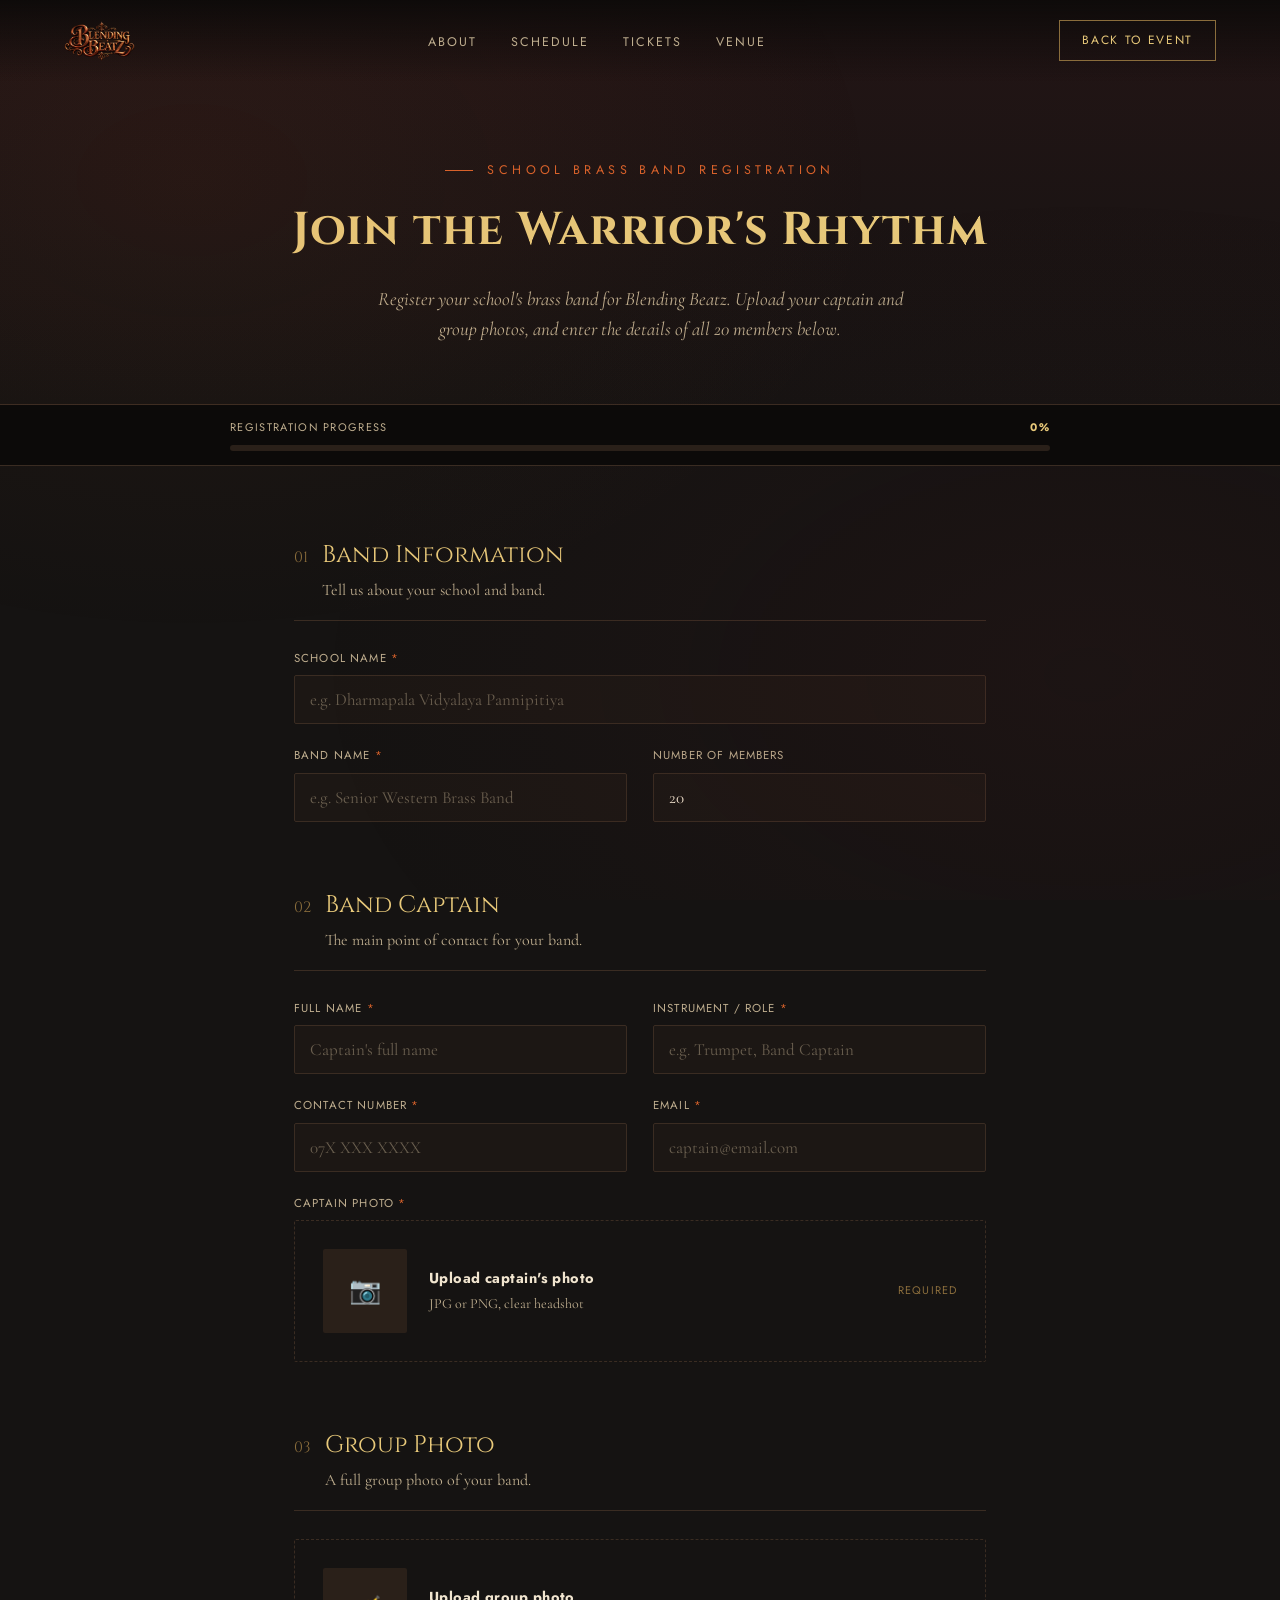
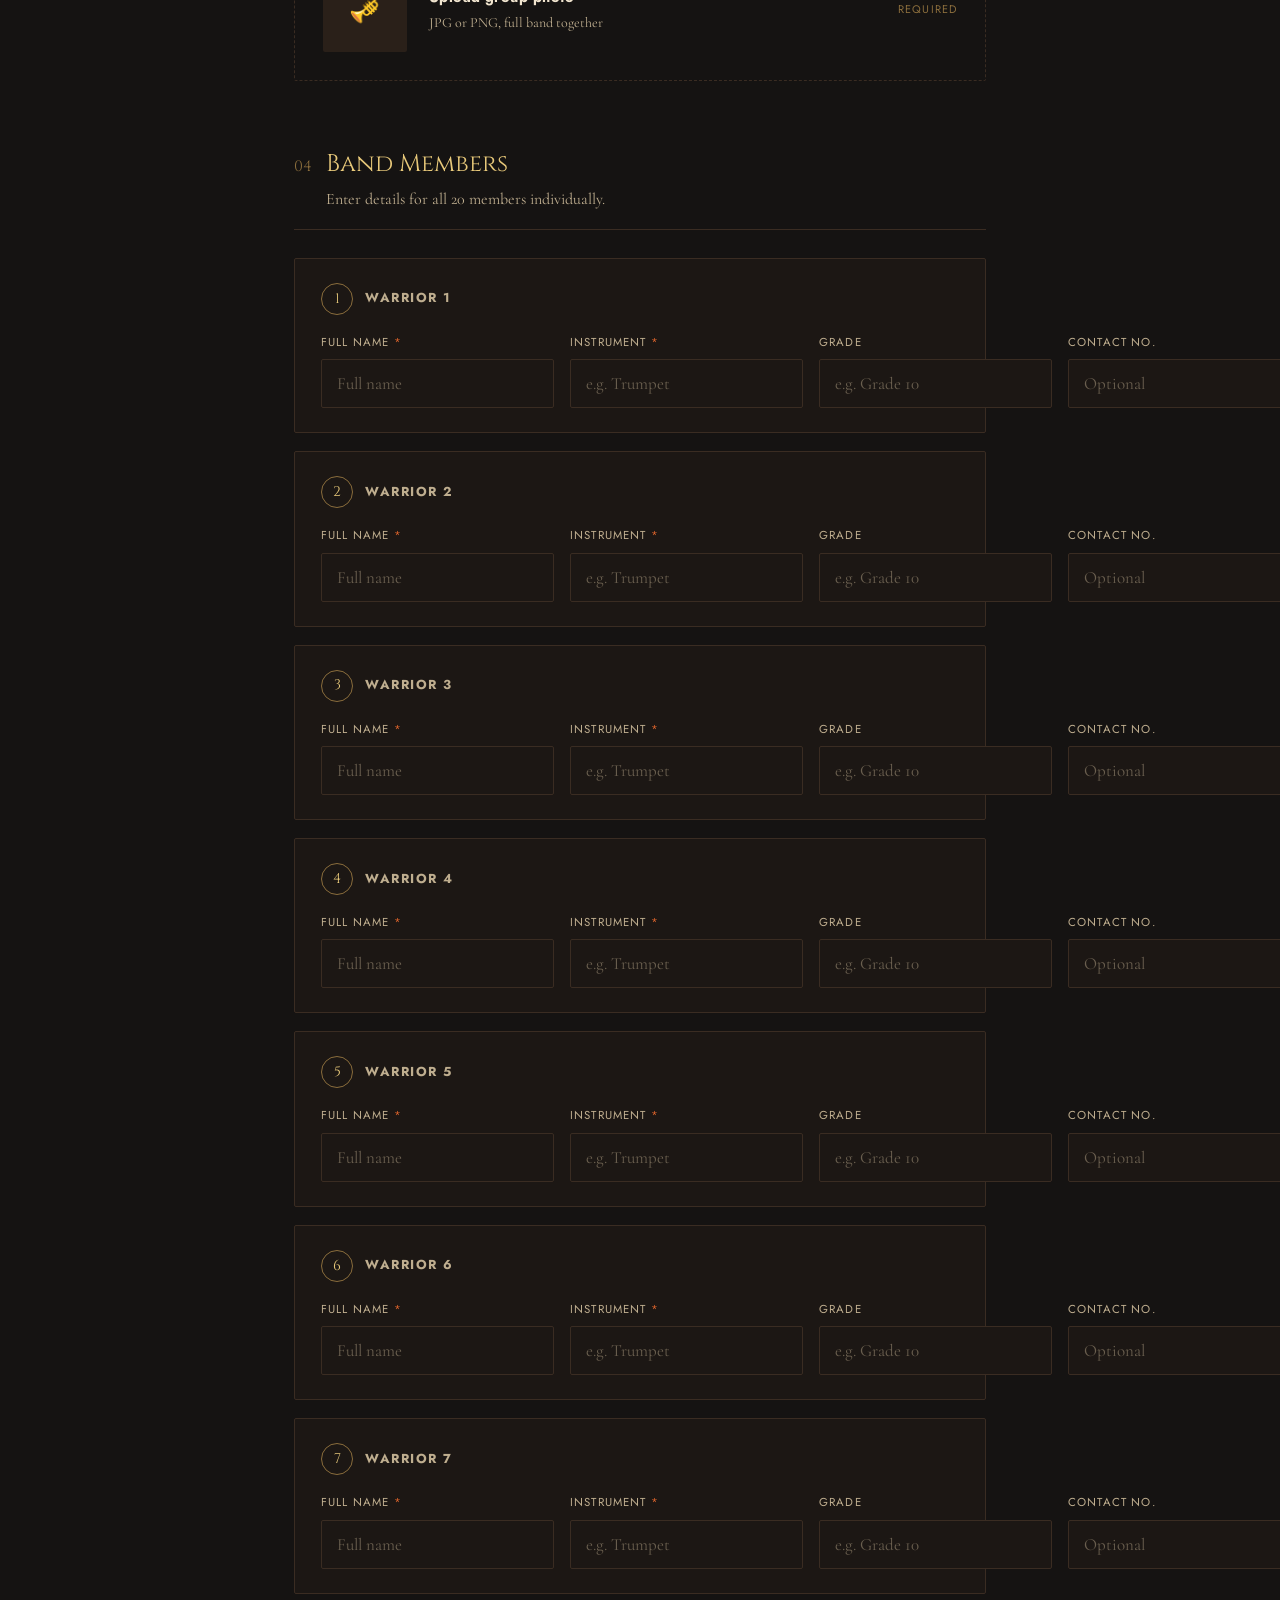
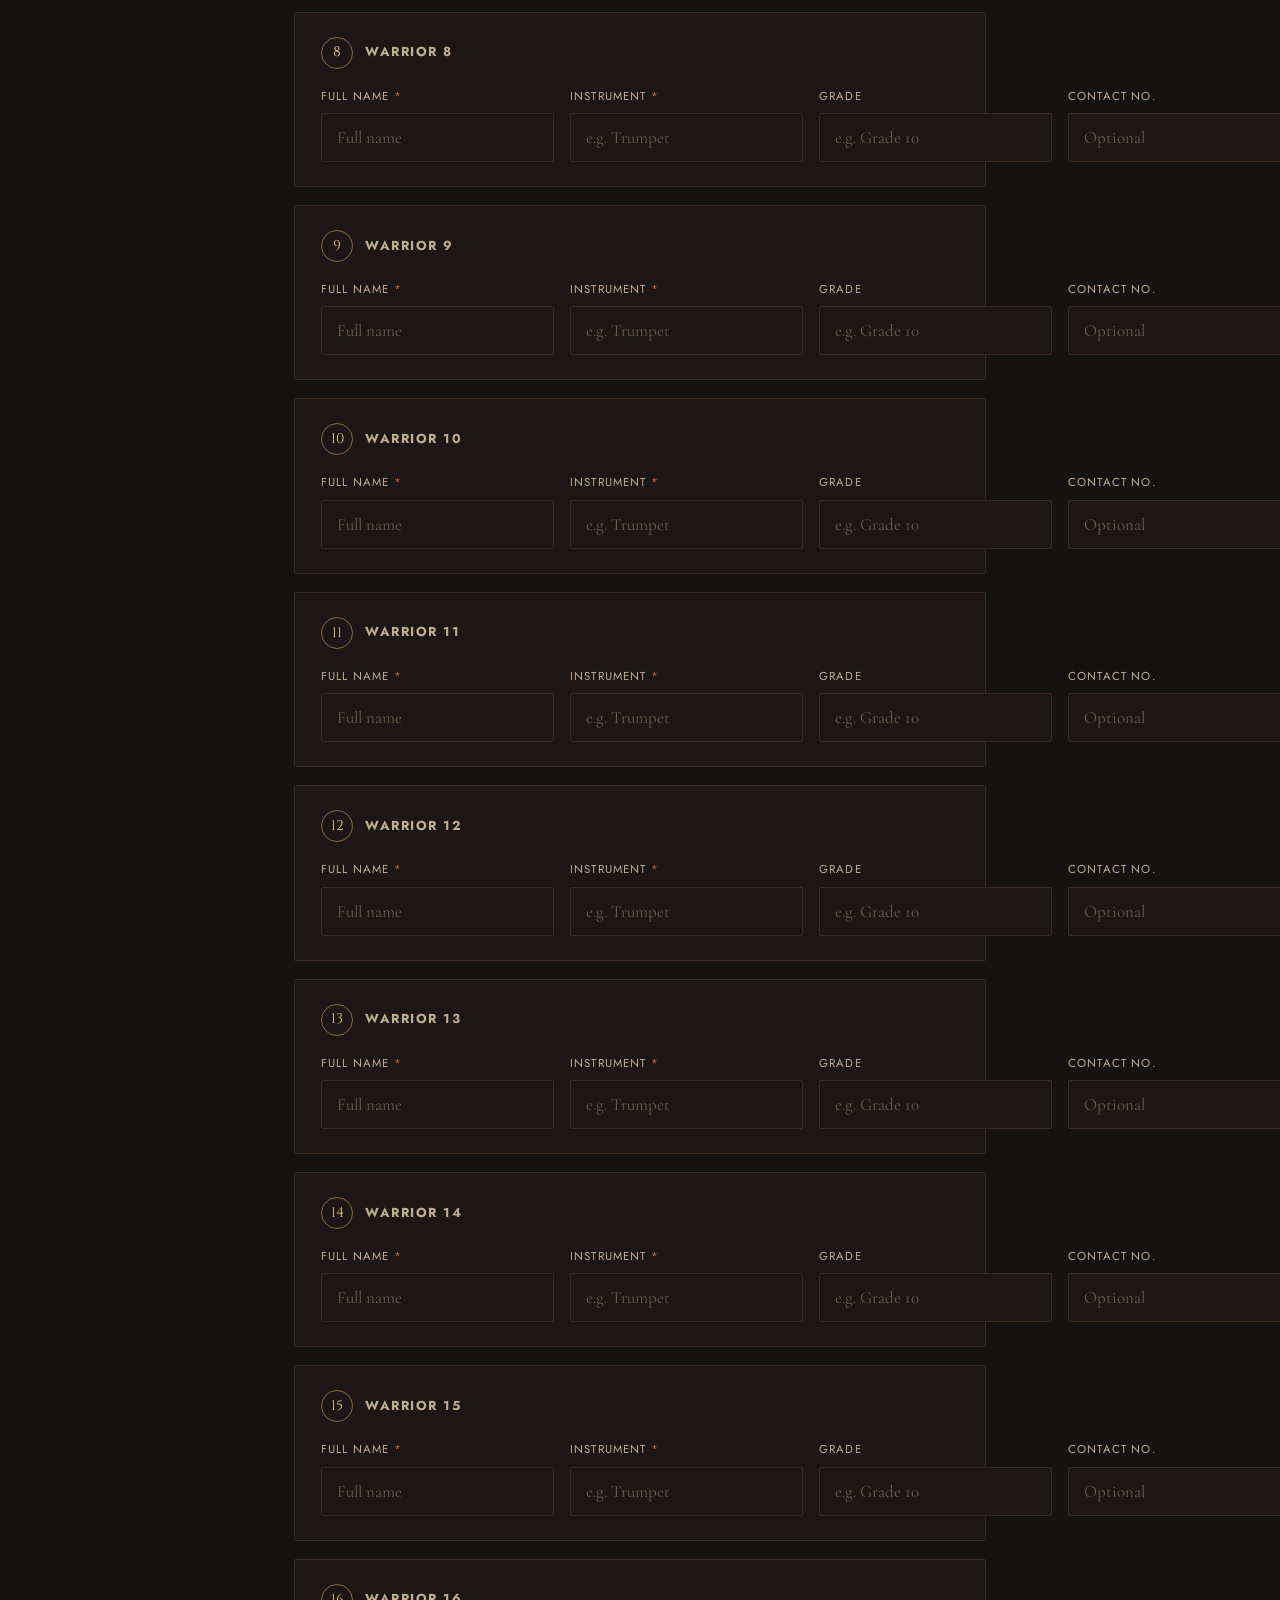
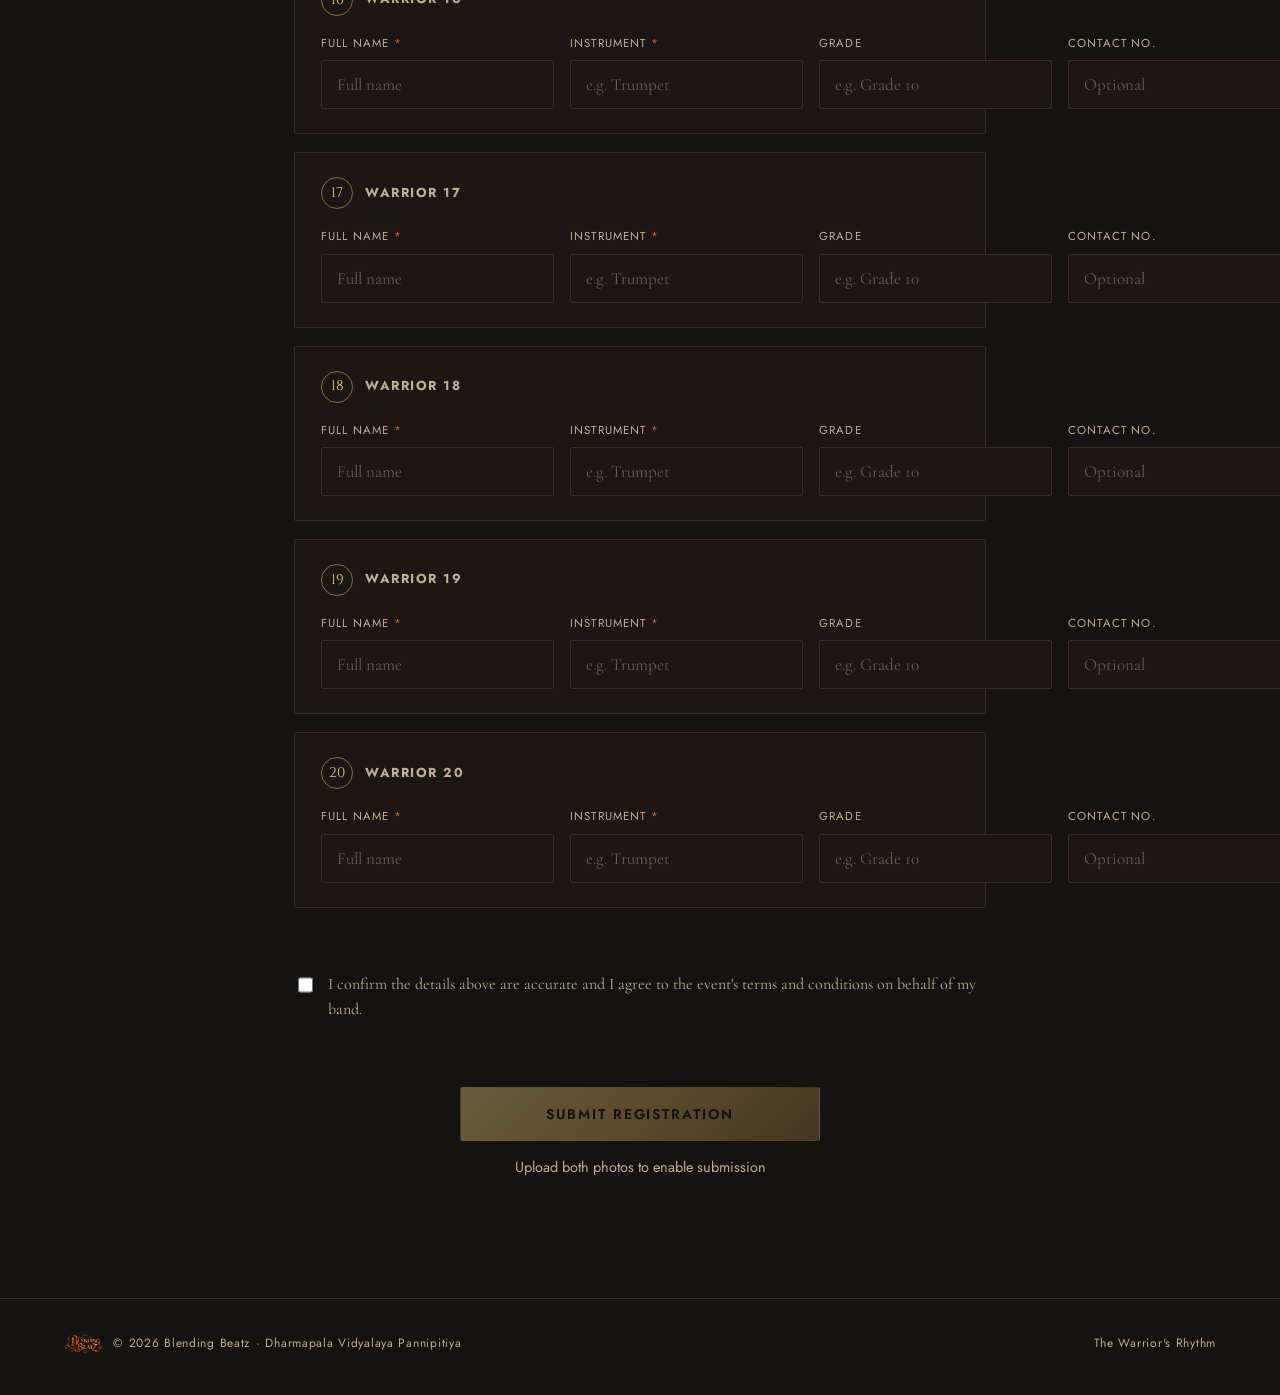
<file: register.html>
<!DOCTYPE html>
<html lang="en">
<head>
<meta charset="UTF-8">
<meta name="viewport" content="width=device-width, initial-scale=1.0">
<title>Register Your Band — Blending Beatz</title>
<link rel="icon" href="assets/images/logo.png">
<link rel="stylesheet" href="css/style.css">
<link rel="stylesheet" href="css/register.css">
</head>
<body>

<nav class="site-nav" id="siteNav">
  <a href="index.html" class="nav-logo"><img src="assets/images/logo.png" alt="Blending Beatz"></a>
  <ul class="nav-links">
    <li><a href="index.html#about">About</a></li>
    <li><a href="index.html#schedule">Schedule</a></li>
    <li><a href="index.html#tickets">Tickets</a></li>
    <li><a href="index.html#venue">Venue</a></li>
  </ul>
  <a href="index.html" class="nav-cta">Back to Event</a>
</nav>

<header class="reg-header">
  <div class="eyebrow" style="justify-content:center;">School Brass Band Registration</div>
  <h1>Join the Warrior's Rhythm</h1>
  <p>Register your school's brass band for Blending Beatz. Upload your captain and group photos, and enter the details of all 20 members below.</p>
</header>

<div class="progress-shell">
  <div class="progress-inner">
    <div class="progress-labels"><span>Registration Progress</span><b id="progressPct">0%</b></div>
    <div class="progress-track"><div class="progress-fill" id="progressFill"></div></div>
  </div>
</div>

<form class="reg-form" id="regForm" novalidate>

  <div class="form-error" id="formError">Please complete all required fields and upload both photos before submitting.</div>

  <!-- ===== Band Info ===== -->
  <div class="form-section">
    <div class="form-section-head">
      <span class="form-section-num">01</span>
      <div>
        <div class="form-section-title">Band Information</div>
        <div class="form-section-sub">Tell us about your school and band.</div>
      </div>
    </div>
    <div class="field-grid">
      <div class="field full">
        <label>School Name <span class="req">*</span></label>
        <input type="text" name="schoolName" required placeholder="e.g. Dharmapala Vidyalaya Pannipitiya">
      </div>
      <div class="field">
        <label>Band Name <span class="req">*</span></label>
        <input type="text" name="bandName" required placeholder="e.g. Senior Western Brass Band">
      </div>
      <div class="field">
        <label>Number of Members</label>
        <input type="text" value="20" readonly>
      </div>
    </div>
  </div>

  <!-- ===== Captain Details ===== -->
  <div class="form-section">
    <div class="form-section-head">
      <span class="form-section-num">02</span>
      <div>
        <div class="form-section-title">Band Captain</div>
        <div class="form-section-sub">The main point of contact for your band.</div>
      </div>
    </div>
    <div class="field-grid">
      <div class="field">
        <label>Full Name <span class="req">*</span></label>
        <input type="text" name="captainName" required placeholder="Captain's full name">
      </div>
      <div class="field">
        <label>Instrument / Role <span class="req">*</span></label>
        <input type="text" name="captainRole" required placeholder="e.g. Trumpet, Band Captain">
      </div>
      <div class="field">
        <label>Contact Number <span class="req">*</span></label>
        <input type="tel" name="captainPhone" required placeholder="07X XXX XXXX">
      </div>
      <div class="field">
        <label>Email <span class="req">*</span></label>
        <input type="email" name="captainEmail" required placeholder="captain@email.com">
      </div>
    </div>

    <div class="field full" style="margin-top:22px;">
      <label>Captain Photo <span class="req">*</span></label>
      <div class="photo-upload" id="captainUpload">
        <input type="file" accept="image/*" id="captainPhotoInput" required>
        <div class="photo-preview" id="captainPreview">📷</div>
        <div class="photo-copy">
          <strong>Upload captain's photo</strong>
          <span>JPG or PNG, clear headshot</span>
        </div>
        <div class="photo-status" id="captainStatus">Required</div>
      </div>
    </div>
  </div>

  <!-- ===== Group Photo ===== -->
  <div class="form-section">
    <div class="form-section-head">
      <span class="form-section-num">03</span>
      <div>
        <div class="form-section-title">Group Photo</div>
        <div class="form-section-sub">A full group photo of your band.</div>
      </div>
    </div>
    <div class="field full">
      <div class="photo-upload" id="groupUpload">
        <input type="file" accept="image/*" id="groupPhotoInput" required>
        <div class="photo-preview" id="groupPreview">🎺</div>
        <div class="photo-copy">
          <strong>Upload group photo</strong>
          <span>JPG or PNG, full band together</span>
        </div>
        <div class="photo-status" id="groupStatus">Required</div>
      </div>
    </div>
  </div>

  <!-- ===== Members ===== -->
  <div class="form-section">
    <div class="form-section-head">
      <span class="form-section-num">04</span>
      <div>
        <div class="form-section-title">Band Members</div>
        <div class="form-section-sub">Enter details for all 20 members individually.</div>
      </div>
    </div>
    <div id="membersContainer"><!-- generated by register.js --></div>
  </div>

  <!-- ===== Agreement ===== -->
  <div class="form-section">
    <div class="checkbox-row">
      <input type="checkbox" id="agreeCheck" required>
      <label for="agreeCheck">I confirm the details above are accurate and I agree to the event's terms and conditions on behalf of my band.</label>
    </div>
  </div>

  <div class="submit-row">
    <button type="submit" class="btn btn-primary btn-submit" id="submitBtn" disabled>Submit Registration</button>
    <div class="submit-note" id="submitNote">Upload both photos to enable submission</div>
  </div>
</form>

<div class="reg-success" id="regSuccess">
  <div class="seal">🥁</div>
  <h2>Registration Received</h2>
  <p>Your band has joined the Warrior's Rhythm. A confirmation email is on its way to the captain's inbox — check your spam folder if it doesn't arrive shortly.</p>
  <a href="index.html" class="btn btn-ghost" style="margin-top:30px;">Back to Event Page</a>
</div>

<footer class="site-footer">
  <div class="footer-mark"><img src="assets/images/logo.png" alt="Blending Beatz"> © 2026 Blending Beatz · Dharmapala Vidyalaya Pannipitiya</div>
  <div>The Warrior's Rhythm</div>
</footer>

<script src="js/register.js"></script>
</body>
</html>
</file>
<file: css/style.css>
/* ==========================================================================
   BLENDING BEATZ — "The Warrior's Rhythm"
   Design tokens
   ========================================================================== */

@import url('https://fonts.googleapis.com/css2?family=Cinzel:wght@500;600;700;800;900&family=Cinzel+Decorative:wght@700;900&family=Cormorant+Garamond:ital,wght@0,400;0,500;0,600;1,400&family=Jost:wght@400;500;600&display=swap');

:root{
  /* Palette */
  --bg:        #151312;
  --bg-panel:  #1c1714;
  --bg-panel-2:#221b17;
  --wood:      #2a2019;
  --wood-line: #3a2c22;
  --gold:      #c59a52;
  --gold-bright:#e8c97a;
  --gold-dim:  #8a6d3c;
  --maroon:    #641e24;
  --maroon-bright:#8c2a32;
  --ember:     #d9622b;
  --ivory:     #f1e5cf;
  --ivory-dim: #bfae8f;
  --ink:       #0c0a09;

  /* Type */
  --f-display: 'Cinzel', serif;
  --f-display-dec: 'Cinzel Decorative', serif;
  --f-body: 'Cormorant Garamond', serif;
  --f-ui: 'Jost', sans-serif;

  --container: 1180px;
  --edge: clamp(20px, 5vw, 64px);
}

*, *::before, *::after{ box-sizing: border-box; }
html{ scroll-behavior: smooth; }
@media (prefers-reduced-motion: reduce){
  html{ scroll-behavior: auto; }
  *{ animation-duration: 0.001ms !important; animation-iteration-count: 1 !important; transition-duration: 0.001ms !important; }
}

body{
  margin:0;
  background: var(--bg);
  color: var(--ivory);
  font-family: var(--f-body);
  font-size: 19px;
  line-height: 1.6;
  -webkit-font-smoothing: antialiased;
  overflow-x: hidden;
}

/* subtle ember-grain texture across the whole page */
body::before{
  content:"";
  position: fixed; inset:0;
  pointer-events:none;
  z-index: 0;
  background-image:
    radial-gradient(ellipse at 15% 20%, rgba(217,98,43,0.06), transparent 45%),
    radial-gradient(ellipse at 85% 75%, rgba(100,30,36,0.10), transparent 50%);
}

img{ max-width:100%; display:block; }
a{ color: inherit; text-decoration:none; }
ul{ list-style:none; margin:0; padding:0; }
button{ font-family: inherit; cursor:pointer; }

h1,h2,h3,h4{ font-family: var(--f-display); color: var(--gold-bright); margin: 0; letter-spacing: 0.02em; }

.container{ max-width: var(--container); margin: 0 auto; padding: 0 var(--edge); position:relative; z-index:1; }

.eyebrow{
  font-family: var(--f-ui);
  font-size: 12.5px;
  letter-spacing: 0.35em;
  text-transform: uppercase;
  color: var(--ember);
  display:flex; align-items:center; gap:14px;
}
.eyebrow::before{
  content:"";
  width:28px; height:1px;
  background: var(--ember);
  display:inline-block;
}

.section{ position: relative; padding: 120px 0; z-index:1; }
.section-title{
  font-size: clamp(32px, 4.4vw, 54px);
  margin: 14px 0 0;
  line-height:1.1;
}
.section-lede{
  font-family: var(--f-body);
  font-style: italic;
  color: var(--ivory-dim);
  font-size: 22px;
  max-width: 640px;
  margin-top: 18px;
}

/* Drum-rim divider — the signature motif: a brass-studded ring, echo of the
   barrel emblem in the Blending Beatz logo, used to mark section thresholds. */
.drum-divider{
  display:flex; align-items:center; justify-content:center;
  gap: 18px;
  margin: 0 auto;
  width: 100%;
  max-width: 420px;
  opacity: 0.85;
}
.drum-divider .line{ flex:1; height:1px; background: linear-gradient(90deg, transparent, var(--gold-dim), transparent); }
.drum-divider .ring{
  width: 14px; height:14px; border-radius:50%;
  border: 1.5px solid var(--gold);
  position:relative;
}
.drum-divider .ring::after{
  content:""; position:absolute; inset:3px; border-radius:50%; background: var(--ember);
}

/* Buttons */
.btn{
  font-family: var(--f-ui);
  font-size: 13.5px;
  letter-spacing: 0.14em;
  text-transform: uppercase;
  padding: 16px 34px;
  border-radius: 2px;
  display: inline-flex;
  align-items:center;
  gap:10px;
  border: 1px solid transparent;
  transition: transform .35s ease, box-shadow .35s ease, background .35s ease, color .35s ease;
}
.btn-primary{
  background: linear-gradient(135deg, var(--gold-bright), var(--gold) 55%, var(--gold-dim));
  color: var(--ink);
  font-weight: 600;
  box-shadow: 0 8px 30px -8px rgba(197,154,82,0.55);
}
.btn-primary:hover{ transform: translateY(-2px); box-shadow: 0 14px 36px -8px rgba(232,201,122,0.65); }
.btn-ghost{
  border-color: var(--gold-dim);
  color: var(--gold-bright);
  background: transparent;
}
.btn-ghost:hover{ border-color: var(--gold-bright); background: rgba(197,154,82,0.08); }

/* ==========================================================================
   NAV
   ========================================================================== */
.site-nav{
  position: fixed; top:0; left:0; right:0; z-index: 100;
  padding: 20px var(--edge);
  display:flex; align-items:center; justify-content:space-between;
  background: linear-gradient(to bottom, rgba(12,10,9,0.92), transparent);
  transition: background .4s ease, padding .4s ease, backdrop-filter .4s ease;
}
.site-nav.scrolled{
  background: rgba(12,10,9,0.88);
  backdrop-filter: blur(10px);
  padding: 12px var(--edge);
  border-bottom: 1px solid rgba(197,154,82,0.15);
}
.nav-logo img{ height: 40px; width:auto; transition: height .4s ease; }
.site-nav.scrolled .nav-logo img{ height: 32px; }
.nav-links{ display:flex; gap: 34px; }
.nav-links a{
  font-family: var(--f-ui); font-size: 12.5px; letter-spacing: 0.16em; text-transform: uppercase;
  color: var(--ivory-dim);
  position:relative; padding-bottom:4px;
}
.nav-links a::after{
  content:""; position:absolute; left:0; bottom:0; width:0; height:1px; background: var(--gold-bright);
  transition: width .3s ease;
}
.nav-links a:hover{ color: var(--gold-bright); }
.nav-links a:hover::after{ width:100%; }
.nav-cta{
  font-family: var(--f-ui); font-size: 12px; letter-spacing:0.14em; text-transform:uppercase;
  border: 1px solid var(--gold-dim); color: var(--gold-bright); padding: 10px 22px;
}
.nav-cta:hover{ background: var(--gold-bright); color: var(--ink); }
.nav-burger{ display:none; }

/* ==========================================================================
   HERO
   ========================================================================== */
.hero{
  position: relative;
  min-height: 100svh;
  display:flex; align-items:flex-end;
  overflow:hidden;
  background: #000;
}
.hero-bg{
  position:absolute; inset:0;
  background-image: url('../assets/images/poster.png');
  background-size: cover;
  background-position: center 18%;
  transform: scale(1.08);
  animation: heroDrift 22s ease-in-out infinite alternate;
}
@keyframes heroDrift{ from{ transform: scale(1.08) translateY(0);} to{ transform: scale(1.14) translateY(-1.5%);} }
.hero-scrim{
  position:absolute; inset:0;
  background:
    linear-gradient(to top, var(--bg) 2%, rgba(21,19,18,0.55) 38%, rgba(21,19,18,0.15) 60%, rgba(21,19,18,0.55) 100%),
    linear-gradient(to right, rgba(12,10,9,0.75) 0%, rgba(12,10,9,0.15) 45%, rgba(12,10,9,0.55) 100%);
}
.hero-embers{ position:absolute; inset:0; pointer-events:none; }
.ember-particle{
  position:absolute; bottom:-10px;
  width:3px; height:3px; border-radius:50%;
  background: var(--ember);
  box-shadow: 0 0 8px 2px rgba(217,98,43,0.7);
  animation: emberRise linear infinite;
  opacity:0;
}
@keyframes emberRise{
  0%{ opacity:0; transform: translateY(0) translateX(0); }
  10%{ opacity:.9; }
  90%{ opacity:.5; }
  100%{ opacity:0; transform: translateY(-100vh) translateX(20px); }
}

.hero-content{
  position:relative; z-index:2;
  width:100%;
  padding: 0 var(--edge) 90px;
  display:flex; flex-direction:column; align-items:flex-start; gap:26px;
}
.hero-eyebrow{
  font-family: var(--f-ui); font-size:13px; letter-spacing:0.4em; text-transform:uppercase;
  color: var(--gold-bright);
  opacity:0; animation: riseFade .9s ease .2s forwards;
}
.hero-logo{
  max-width: 560px; width: 78vw;
  opacity:0; animation: riseFade 1.1s ease .4s forwards;
  filter: drop-shadow(0 12px 40px rgba(0,0,0,0.6));
}
.hero-tagline{
  font-family: var(--f-body); font-style: italic;
  font-size: clamp(19px, 2.2vw, 26px);
  color: var(--ivory-dim);
  opacity:0; animation: riseFade 1s ease .65s forwards;
}
@keyframes riseFade{ from{ opacity:0; transform: translateY(22px);} to{ opacity:1; transform: translateY(0);} }

.hero-meta{
  display:flex; flex-wrap:wrap; gap: 34px;
  font-family: var(--f-ui); font-size: 13.5px; letter-spacing: 0.08em; color: var(--ivory);
  opacity:0; animation: riseFade 1s ease .85s forwards;
}
.hero-meta span{ display:flex; align-items:center; gap:8px; }
.hero-meta b{ color: var(--gold-bright); font-weight:500; }

.hero-actions{
  display:flex; gap:18px; flex-wrap:wrap;
  opacity:0; animation: riseFade 1s ease 1.05s forwards;
}

.hero-scroll{
  position:absolute; bottom: 26px; left:50%; transform:translateX(-50%);
  z-index:2;
  display:flex; flex-direction:column; align-items:center; gap:8px;
  font-family: var(--f-ui); font-size:10.5px; letter-spacing:0.3em; text-transform:uppercase;
  color: var(--ivory-dim);
  opacity:0; animation: riseFade 1s ease 1.3s forwards;
}
.hero-scroll .stick{ width:1px; height:34px; background: linear-gradient(to bottom, var(--gold-bright), transparent); position:relative; overflow:hidden; }
.hero-scroll .stick::after{ content:""; position:absolute; top:-34px; left:0; width:100%; height:100%; background: var(--gold-bright); animation: stickDrop 2.4s ease-in-out infinite; }
@keyframes stickDrop{ 0%{ top:-34px;} 100%{ top:34px;} }

/* ==========================================================================
   COUNTDOWN — the "drum" readout
   ========================================================================== */
.countdown-strip{
  position: relative; z-index:2;
  border-top: 1px solid rgba(197,154,82,0.18);
  border-bottom: 1px solid rgba(197,154,82,0.18);
  background: linear-gradient(90deg, rgba(100,30,36,0.18), rgba(12,10,9,0.4));
  padding: 26px var(--edge);
}
.countdown-inner{
  max-width: var(--container); margin:0 auto;
  display:flex; align-items:center; justify-content:center; gap: clamp(18px,4vw,54px);
  flex-wrap:wrap;
}
.countdown-unit{ text-align:center; min-width: 70px; }
.countdown-num{
  font-family: var(--f-display); font-weight:800; font-size: clamp(30px,4vw,44px);
  color: var(--gold-bright);
  line-height:1;
}
.countdown-label{
  font-family: var(--f-ui); font-size: 10.5px; letter-spacing:0.28em; text-transform:uppercase;
  color: var(--ivory-dim); margin-top: 8px;
}
.countdown-sep{ color: var(--gold-dim); font-size: 26px; font-family: var(--f-display); }

/* ==========================================================================
   ABOUT
   ========================================================================== */
.about{ background: var(--bg); }
.about-grid{
  display:grid; grid-template-columns: 1fr 1.1fr; gap: 70px; align-items:center;
  margin-top: 60px;
}
.about-visual{
  position:relative; border-radius: 2px; overflow:hidden;
  aspect-ratio: 3/4;
  background-image: url('../assets/images/warrior_crop.png');
  background-size: cover; background-position: center 15%;
  box-shadow: 0 30px 60px -20px rgba(0,0,0,0.6);
}
.about-visual::after{
  content:""; position:absolute; inset:0;
  background: linear-gradient(to top, var(--bg) 0%, transparent 35%);
  border: 1px solid rgba(197,154,82,0.25);
}
.about-text p{ color: var(--ivory-dim); font-size: 21px; margin: 20px 0; }
.about-text .lead-line{
  font-family: var(--f-display); color: var(--gold-bright); font-size: 22px;
  letter-spacing: 0.02em; margin-top: 30px; line-height:1.5;
}
.about-story{
  display:flex; flex-wrap:wrap; gap: 10px 0;
  font-family: var(--f-ui); font-size: 13px; letter-spacing:0.05em; color: var(--ivory-dim);
  margin: 30px 0; padding: 18px 0; border-top:1px solid var(--wood-line); border-bottom:1px solid var(--wood-line);
}
.about-story span{ display:flex; align-items:center; }
.about-story span:not(:last-child)::after{ content:"→"; color: var(--ember); margin: 0 14px; }
.about-story b{ color: var(--gold-bright); font-weight:500; }
.closing-verse{
  margin-top: 40px; font-family: var(--f-body); font-style:italic; color: var(--ivory);
  font-size: 23px; line-height:1.7; border-left: 2px solid var(--maroon-bright); padding-left: 22px;
}
.closing-verse .final{ color: var(--gold-bright); font-style:normal; font-family: var(--f-display); font-size: 19px; letter-spacing: 0.12em; display:block; margin-top:10px; }

/* ==========================================================================
   EVENT DETAILS
   ========================================================================== */
.details{ background: var(--bg-panel); border-top:1px solid var(--wood-line); border-bottom:1px solid var(--wood-line); }
.details-grid{
  display:grid; grid-template-columns: repeat(3, 1fr); gap: 1px;
  margin-top: 60px;
  background: var(--wood-line);
  border: 1px solid var(--wood-line);
}
.detail-card{
  background: var(--bg-panel);
  padding: 40px 32px;
  display:flex; flex-direction:column; gap:14px;
  transition: background .3s ease;
}
.detail-card:hover{ background: var(--bg-panel-2); }
.detail-icon{ font-size: 26px; }
.detail-label{ font-family: var(--f-ui); font-size:11px; letter-spacing:0.24em; text-transform:uppercase; color: var(--ember); }
.detail-value{ font-family: var(--f-display); font-size: 22px; color: var(--gold-bright); line-height:1.4; }
.detail-sub{ font-family: var(--f-body); color: var(--ivory-dim); font-size:17px; }
.map-btn{ margin-top: 60px; text-align:center; }

/* ==========================================================================
   PERFORMERS
   ========================================================================== */
.performers-grid{
  display:grid; grid-template-columns: repeat(auto-fit, minmax(240px,1fr)); gap: 28px;
  margin-top: 60px;
}
.performer-card{
  background: var(--bg-panel);
  border: 1px solid var(--wood-line);
  overflow:hidden;
  transition: transform .4s ease, border-color .4s ease;
}
.performer-card:hover{ transform: translateY(-6px); border-color: var(--gold-dim); }
.performer-photo{
  aspect-ratio: 4/5;
  background: var(--wood) center/cover no-repeat;
  position:relative;
}
.performer-photo::after{
  content:""; position:absolute; inset:0;
  background: linear-gradient(to top, rgba(12,10,9,0.9), transparent 55%);
}
.performer-body{ padding: 20px 22px 26px; }
.performer-name{ font-family: var(--f-display); font-size:19px; color: var(--gold-bright); }
.performer-role{ font-family: var(--f-ui); font-size:11px; letter-spacing:0.16em; text-transform:uppercase; color: var(--ember); margin-top:6px; }
.performer-desc{ color: var(--ivory-dim); font-size:16.5px; margin-top:10px; }
.performer-social{ display:flex; gap:12px; margin-top:14px; }
.performer-social a{ font-size:13px; color: var(--gold-dim); }
.performer-social a:hover{ color: var(--gold-bright); }

/* ==========================================================================
   SCHEDULE
   ========================================================================== */
.schedule{ background: var(--bg-panel); border-top:1px solid var(--wood-line); border-bottom:1px solid var(--wood-line); }
.timeline{ margin-top: 70px; position:relative; }
.timeline::before{
  content:""; position:absolute; left: 118px; top:0; bottom:0; width:1px;
  background: linear-gradient(to bottom, transparent, var(--gold-dim) 6%, var(--gold-dim) 94%, transparent);
}
.timeline-row{
  display:grid; grid-template-columns: 118px 40px 1fr;
  align-items:start;
  padding: 26px 0;
}
.timeline-time{ font-family: var(--f-display); color: var(--gold-bright); font-size:19px; padding-right:20px; text-align:right; }
.timeline-dot{ display:flex; justify-content:center; padding-top:6px; }
.timeline-dot span{ width:11px; height:11px; border-radius:50%; background: var(--ember); box-shadow: 0 0 0 4px var(--bg-panel), 0 0 0 5px var(--wood-line); }
.timeline-content{ padding-left: 8px; }
.timeline-title{ font-family: var(--f-ui); font-size:17px; letter-spacing:0.03em; color: var(--ivory); text-transform:uppercase; }
.timeline-desc{ color: var(--ivory-dim); font-size:16.5px; margin-top:6px; }
.timeline-row.highlight .timeline-title{ color: var(--gold-bright); font-family: var(--f-display); font-size:20px; text-transform:none; }
.timeline-row.highlight .timeline-dot span{ background: var(--gold-bright); width:15px; height:15px; }

/* ==========================================================================
   TICKETS
   ========================================================================== */
.tickets-grid{
  display:grid; grid-template-columns: repeat(auto-fit, minmax(280px,1fr)); gap: 30px;
  margin-top: 60px;
}
.ticket-card{
  position:relative;
  background: var(--bg-panel);
  border: 1px solid var(--wood-line);
  padding: 42px 34px 34px;
  display:flex; flex-direction:column; gap:18px;
  overflow:hidden;
}
.ticket-card::before{
  content:""; position:absolute; top:0; left:0; right:0; height:3px;
  background: linear-gradient(90deg, var(--maroon), var(--ember), var(--gold));
}
.ticket-card.featured{ border-color: var(--gold); background: linear-gradient(180deg, rgba(197,154,82,0.08), var(--bg-panel) 40%); }
.ticket-tag{ position:absolute; top:20px; right:-34px; transform:rotate(38deg); background: var(--maroon-bright); color:var(--ivory); font-family:var(--f-ui); font-size:10px; letter-spacing:0.18em; padding:4px 40px; }
.ticket-name{ font-family: var(--f-display); font-size: 22px; color: var(--gold-bright); }
.ticket-price{ font-family: var(--f-display); font-size: 38px; color: var(--ivory); }
.ticket-price span{ font-family: var(--f-ui); font-size:13px; color: var(--ivory-dim); }
.ticket-benefits{ display:flex; flex-direction:column; gap:10px; margin: 6px 0; }
.ticket-benefits li{ color: var(--ivory-dim); font-size:16px; display:flex; gap:10px; }
.ticket-benefits li::before{ content:"◆"; color: var(--gold-dim); font-size:9px; margin-top:6px; }
.ticket-card .btn{ margin-top:auto; justify-content:center; width:100%; }

/* ==========================================================================
   GALLERY
   ========================================================================== */
.gallery{ background: var(--bg); }
.gallery-tabs{ display:flex; gap: 10px; margin-top: 50px; flex-wrap:wrap; }
.gallery-tab{
  font-family: var(--f-ui); font-size:12px; letter-spacing:0.14em; text-transform:uppercase;
  padding: 10px 22px; border:1px solid var(--wood-line); color: var(--ivory-dim);
  transition: all .3s ease;
}
.gallery-tab.active, .gallery-tab:hover{ border-color: var(--gold); color: var(--gold-bright); }
.gallery-grid{
  display:grid; grid-template-columns: repeat(4, 1fr); gap: 14px; margin-top: 30px;
  grid-auto-flow: dense;
}
.gallery-item{
  background: var(--wood); aspect-ratio: 1; overflow:hidden; position:relative;
  cursor: pointer;
}
.gallery-item img{ width:100%; height:100%; object-fit:cover; transition: transform .6s ease; }
.gallery-item:hover img{ transform: scale(1.08); }
.gallery-item.tall{ grid-row: span 2; aspect-ratio: auto; }
.gallery-item .cap{
  position:absolute; inset:auto 0 0 0; padding: 14px;
  background: linear-gradient(to top, rgba(12,10,9,0.9), transparent);
  font-family: var(--f-ui); font-size:11px; letter-spacing:0.1em; text-transform:uppercase; color: var(--ivory-dim);
  opacity:0; transition: opacity .3s ease;
}
.gallery-item:hover .cap{ opacity:1; }

/* ==========================================================================
   SPONSORS
   ========================================================================== */
.sponsors{ background: var(--bg-panel); border-top:1px solid var(--wood-line); border-bottom:1px solid var(--wood-line); }
.sponsor-tier{ margin-top: 50px; }
.sponsor-tier-label{ font-family: var(--f-ui); font-size:11px; letter-spacing:0.28em; text-transform:uppercase; color: var(--ember); margin-bottom:24px; }
.sponsor-row{ display:flex; flex-wrap:wrap; align-items:center; gap: 50px; }
.sponsor-logo{
  height: 56px; display:flex; align-items:center; justify-content:center;
  filter: grayscale(1) brightness(1.6) opacity(0.75);
  transition: filter .4s ease;
}
.sponsor-logo:hover{ filter: none; }
.sponsor-logo img{ max-height:100%; width:auto; }
.sponsor-placeholder{ font-family: var(--f-display); color: var(--gold-dim); font-size:18px; letter-spacing:0.06em; border:1px dashed var(--wood-line); padding: 14px 28px; }

/* ==========================================================================
   VENUE
   ========================================================================== */
.venue-grid{ display:grid; grid-template-columns: 1fr 1fr; gap: 60px; margin-top: 60px; align-items:stretch; }
.venue-map{ min-height: 420px; border:1px solid var(--wood-line); filter: grayscale(0.4) sepia(0.15) contrast(1.05); }
.venue-map iframe{ width:100%; height:100%; min-height:420px; border:0; display:block; }
.venue-info{ display:flex; flex-direction:column; gap: 24px; justify-content:center; }
.venue-row{ display:flex; gap:18px; }
.venue-row .ic{ color: var(--ember); font-size:20px; width:28px; flex-shrink:0; }
.venue-row h4{ font-family: var(--f-ui); font-size:12px; letter-spacing:0.18em; text-transform:uppercase; color: var(--ivory-dim); margin-bottom:6px; }
.venue-row p{ color: var(--ivory); font-size:18px; margin:0; }

/* ==========================================================================
   FAQ
   ========================================================================== */
.faq-list{ margin-top: 50px; max-width: 820px; }
.faq-item{ border-bottom: 1px solid var(--wood-line); }
.faq-q{
  width:100%; background:none; border:none; text-align:left; color: var(--ivory);
  font-family: var(--f-display); font-size:19px; padding: 26px 0; display:flex; justify-content:space-between; align-items:center; gap:20px;
}
.faq-q:hover{ color: var(--gold-bright); }
.faq-q .plus{ font-family: var(--f-ui); font-size:20px; color: var(--gold-dim); transition: transform .35s ease; flex-shrink:0; }
.faq-item.open .faq-q .plus{ transform: rotate(45deg); color: var(--gold-bright); }
.faq-a{ max-height:0; overflow:hidden; transition: max-height .4s ease; }
.faq-a p{ color: var(--ivory-dim); font-size:17.5px; padding-bottom: 26px; margin:0; max-width:640px; }

/* ==========================================================================
   CONTACT / FOOTER
   ========================================================================== */
.contact{ background: var(--bg-panel); border-top: 1px solid var(--wood-line); }
.contact-grid{ display:grid; grid-template-columns: 1.1fr 1fr; gap: 70px; margin-top: 50px; }
.contact-list{ display:flex; flex-direction:column; gap: 26px; }
.contact-role{ font-family: var(--f-ui); font-size:11px; letter-spacing:0.2em; text-transform:uppercase; color: var(--ember); }
.contact-name{ font-family: var(--f-display); font-size:20px; color: var(--gold-bright); margin-top:6px; }
.contact-meta{ color: var(--ivory-dim); font-size:16.5px; margin-top:4px; }
.contact-social{ display:flex; gap:16px; margin-top: 10px; }
.contact-social a{
  width:44px; height:44px; border:1px solid var(--wood-line); border-radius:50%;
  display:flex; align-items:center; justify-content:center; color: var(--gold-bright); font-size:16px;
  transition: all .3s ease;
}
.contact-social a:hover{ border-color: var(--gold-bright); background: rgba(197,154,82,0.08); }

.site-footer{
  border-top: 1px solid var(--wood-line);
  padding: 34px var(--edge) 40px;
  display:flex; align-items:center; justify-content:space-between; flex-wrap:wrap; gap:16px;
  font-family: var(--f-ui); font-size: 12px; letter-spacing:0.06em; color: var(--ivory-dim);
}
.footer-mark{ display:flex; align-items:center; gap:10px; }
.footer-mark img{ height:22px; }

/* ==========================================================================
   Scroll reveal
   ========================================================================== */
.reveal{ opacity:0; transform: translateY(28px); transition: opacity .8s ease, transform .8s ease; }
.reveal.in{ opacity:1; transform: translateY(0); }

/* ==========================================================================
   Responsive
   ========================================================================== */
@media (max-width: 900px){
  .about-grid, .venue-grid, .contact-grid{ grid-template-columns: 1fr; }
  .details-grid{ grid-template-columns: 1fr; }
  .gallery-grid{ grid-template-columns: repeat(2,1fr); }
  .nav-links{ display:none; }
  .timeline::before{ left: 78px; }
  .timeline-row{ grid-template-columns: 78px 30px 1fr; }
}
@media (max-width: 560px){
  .section{ padding: 80px 0; }
  .gallery-grid{ grid-template-columns: repeat(2,1fr); }
  .sponsor-row{ gap:28px; }
  .hero-meta{ gap:18px 26px; }
}
</file>
<file: css/register.css>
/* ==========================================================================
   REGISTRATION PAGE
   ========================================================================== */

.reg-header{
  padding: 160px var(--edge) 60px;
  text-align:center;
  background: linear-gradient(180deg, rgba(100,30,36,0.18), transparent);
  border-bottom: 1px solid var(--wood-line);
}
.reg-header h1{ font-size: clamp(30px,4.5vw,46px); margin-top:14px; }
.reg-header p{ color: var(--ivory-dim); font-family: var(--f-body); font-style:italic; font-size:19px; max-width:560px; margin: 16px auto 0; }

/* Sticky progress bar */
.progress-shell{
  position: sticky; top: 0; z-index: 50;
  background: rgba(12,10,9,0.94);
  backdrop-filter: blur(10px);
  border-bottom: 1px solid var(--wood-line);
  padding: 14px var(--edge);
}
.progress-inner{ max-width: 820px; margin:0 auto; }
.progress-labels{ display:flex; justify-content:space-between; font-family: var(--f-ui); font-size:11px; letter-spacing:0.12em; text-transform:uppercase; color: var(--ivory-dim); margin-bottom:8px; }
.progress-labels b{ color: var(--gold-bright); }
.progress-track{ height: 6px; background: var(--wood); border-radius: 4px; overflow:hidden; position:relative; }
.progress-fill{ height:100%; width:0%; background: linear-gradient(90deg, var(--maroon), var(--ember), var(--gold-bright)); transition: width .4s ease; border-radius:4px; }

.reg-form{ max-width: 820px; margin: 0 auto; padding: 70px var(--edge) 120px; }

.form-section{ margin-bottom: 64px; }
.form-section-head{ display:flex; align-items:baseline; gap:14px; margin-bottom: 28px; border-bottom: 1px solid var(--wood-line); padding-bottom: 16px; }
.form-section-num{ font-family: var(--f-display); color: var(--gold-dim); font-size: 15px; }
.form-section-title{ font-family: var(--f-display); color: var(--gold-bright); font-size: 24px; }
.form-section-sub{ color: var(--ivory-dim); font-size:16px; margin-top:4px; }

.field-grid{ display:grid; grid-template-columns: 1fr 1fr; gap: 22px 26px; }
.field{ display:flex; flex-direction:column; gap:8px; }
.field.full{ grid-column: 1 / -1; }
.field label{ font-family: var(--f-ui); font-size:11.5px; letter-spacing:0.1em; text-transform:uppercase; color: var(--ivory-dim); }
.field label .req{ color: var(--ember); }
.field input, .field select, .field textarea{
  background: var(--bg-panel);
  border: 1px solid var(--wood-line);
  color: var(--ivory);
  font-family: var(--f-body);
  font-size: 17px;
  padding: 13px 15px;
  border-radius: 2px;
  transition: border-color .3s ease, background .3s ease;
}
.field input:focus, .field select:focus, .field textarea:focus{
  outline:none; border-color: var(--gold); background: var(--bg-panel-2);
}
.field input::placeholder, .field textarea::placeholder{ color: #6a5f4f; }

/* Photo upload */
.photo-upload{
  border: 1.5px dashed var(--wood-line);
  border-radius: 2px;
  padding: 28px;
  display:flex; align-items:center; gap:22px;
  cursor:pointer;
  transition: border-color .3s ease, background .3s ease;
  position:relative;
}
.photo-upload:hover, .photo-upload.dragover{ border-color: var(--gold); background: rgba(197,154,82,0.05); }
.photo-upload.filled{ border-color: var(--gold); border-style: solid; }
.photo-upload input[type="file"]{ position:absolute; inset:0; opacity:0; cursor:pointer; }
.photo-preview{
  width: 84px; height: 84px; border-radius: 2px; background: var(--wood) center/cover no-repeat;
  flex-shrink:0; display:flex; align-items:center; justify-content:center; font-size:26px; color: var(--gold-dim);
  overflow:hidden;
}
.photo-preview img{ width:100%; height:100%; object-fit:cover; }
.photo-copy strong{ display:block; color: var(--ivory); font-family: var(--f-ui); font-size:14.5px; letter-spacing:0.03em; }
.photo-copy span{ display:block; color: var(--ivory-dim); font-size:14px; margin-top:4px; }
.photo-status{ margin-left:auto; font-family: var(--f-ui); font-size:11px; letter-spacing:0.1em; text-transform:uppercase; color: var(--gold-dim); }
.photo-upload.filled .photo-status{ color: var(--gold-bright); }

/* Members */
.member-card{
  background: var(--bg-panel);
  border: 1px solid var(--wood-line);
  padding: 24px 26px;
  margin-bottom: 18px;
  border-radius: 2px;
}
.member-card-head{ display:flex; align-items:center; gap:12px; margin-bottom: 18px; }
.member-num{
  width: 32px; height:32px; border-radius:50%; border:1px solid var(--gold-dim);
  display:flex; align-items:center; justify-content:center;
  font-family: var(--f-display); color: var(--gold-bright); font-size:14px; flex-shrink:0;
}
.member-card-head h4{ font-family: var(--f-ui); font-size:13px; letter-spacing:0.12em; text-transform:uppercase; color: var(--ivory-dim); margin:0; }
.member-fields{ display:grid; grid-template-columns: 2fr 1.2fr 1fr 1.2fr; gap:16px; }

.submit-row{ margin-top: 50px; text-align:center; }
.submit-note{ color: var(--ivory-dim); font-size:14.5px; margin-top: 14px; font-family: var(--f-ui); }
.btn-submit{ width:100%; max-width:360px; justify-content:center; font-size:14px; }
.btn-submit:disabled{ opacity:0.4; cursor:not-allowed; box-shadow:none; transform:none; }

.checkbox-row{ display:flex; align-items:flex-start; gap:12px; }
.checkbox-row input{ margin-top:5px; accent-color: var(--gold); width:16px; height:16px; }
.checkbox-row label{ font-family: var(--f-body); font-size:16px; color: var(--ivory-dim); text-transform:none; letter-spacing:0; }

/* Success state */
.reg-success{
  max-width: 640px; margin: 0 auto; padding: 160px var(--edge) 140px;
  text-align:center;
  display:none;
}
.reg-success.show{ display:block; }
.reg-success .seal{
  width: 84px; height:84px; margin: 0 auto 30px; border-radius:50%;
  border: 1.5px solid var(--gold); display:flex; align-items:center; justify-content:center;
  font-size: 34px; color: var(--gold-bright);
}
.reg-success h2{ font-size: 32px; }
.reg-success p{ color: var(--ivory-dim); font-size:19px; margin-top:16px; }

.form-error{
  background: rgba(100,30,36,0.25); border:1px solid var(--maroon-bright); color: var(--ivory);
  padding: 16px 20px; border-radius:2px; font-family: var(--f-ui); font-size:14px; margin-bottom:24px; display:none;
}
.form-error.show{ display:block; }

@media (max-width: 700px){
  .field-grid, .member-fields{ grid-template-columns: 1fr; }
  .photo-upload{ flex-direction:column; align-items:flex-start; }
  .photo-status{ margin-left:0; }
}
</file>
